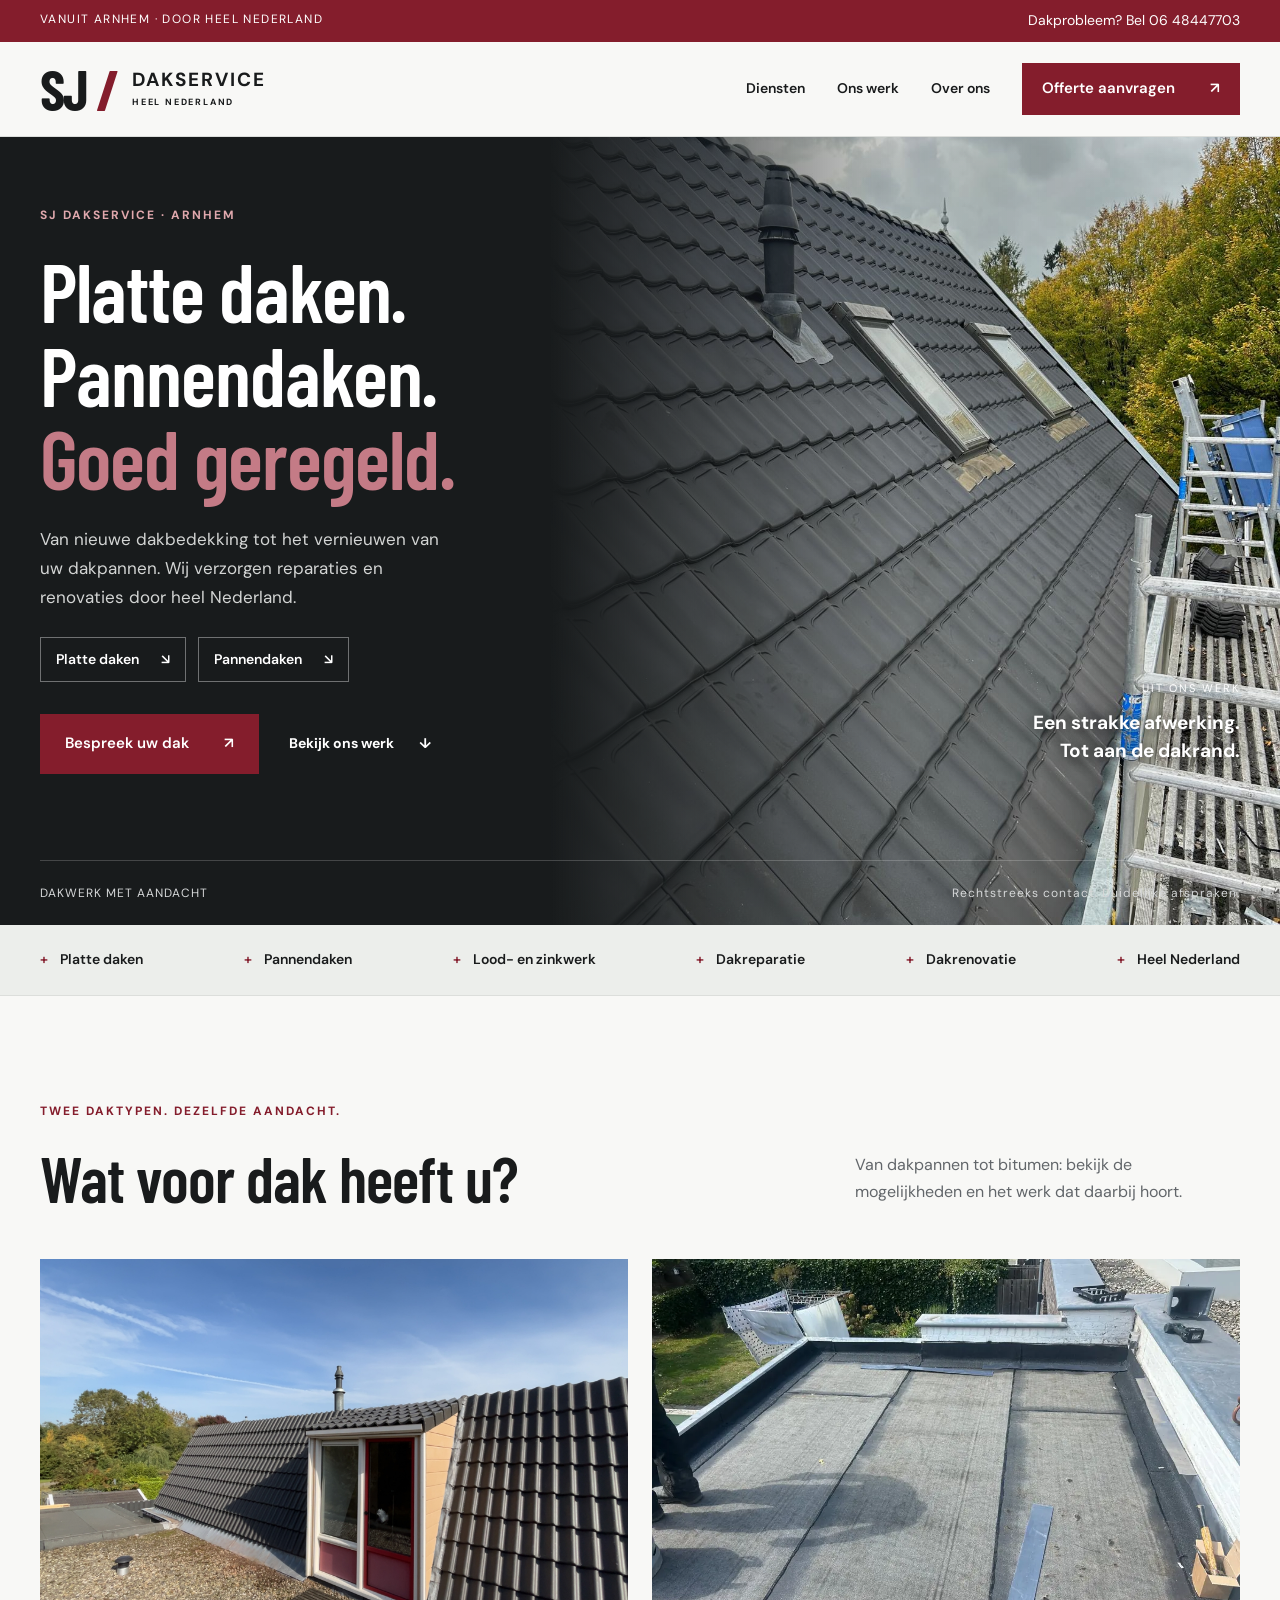
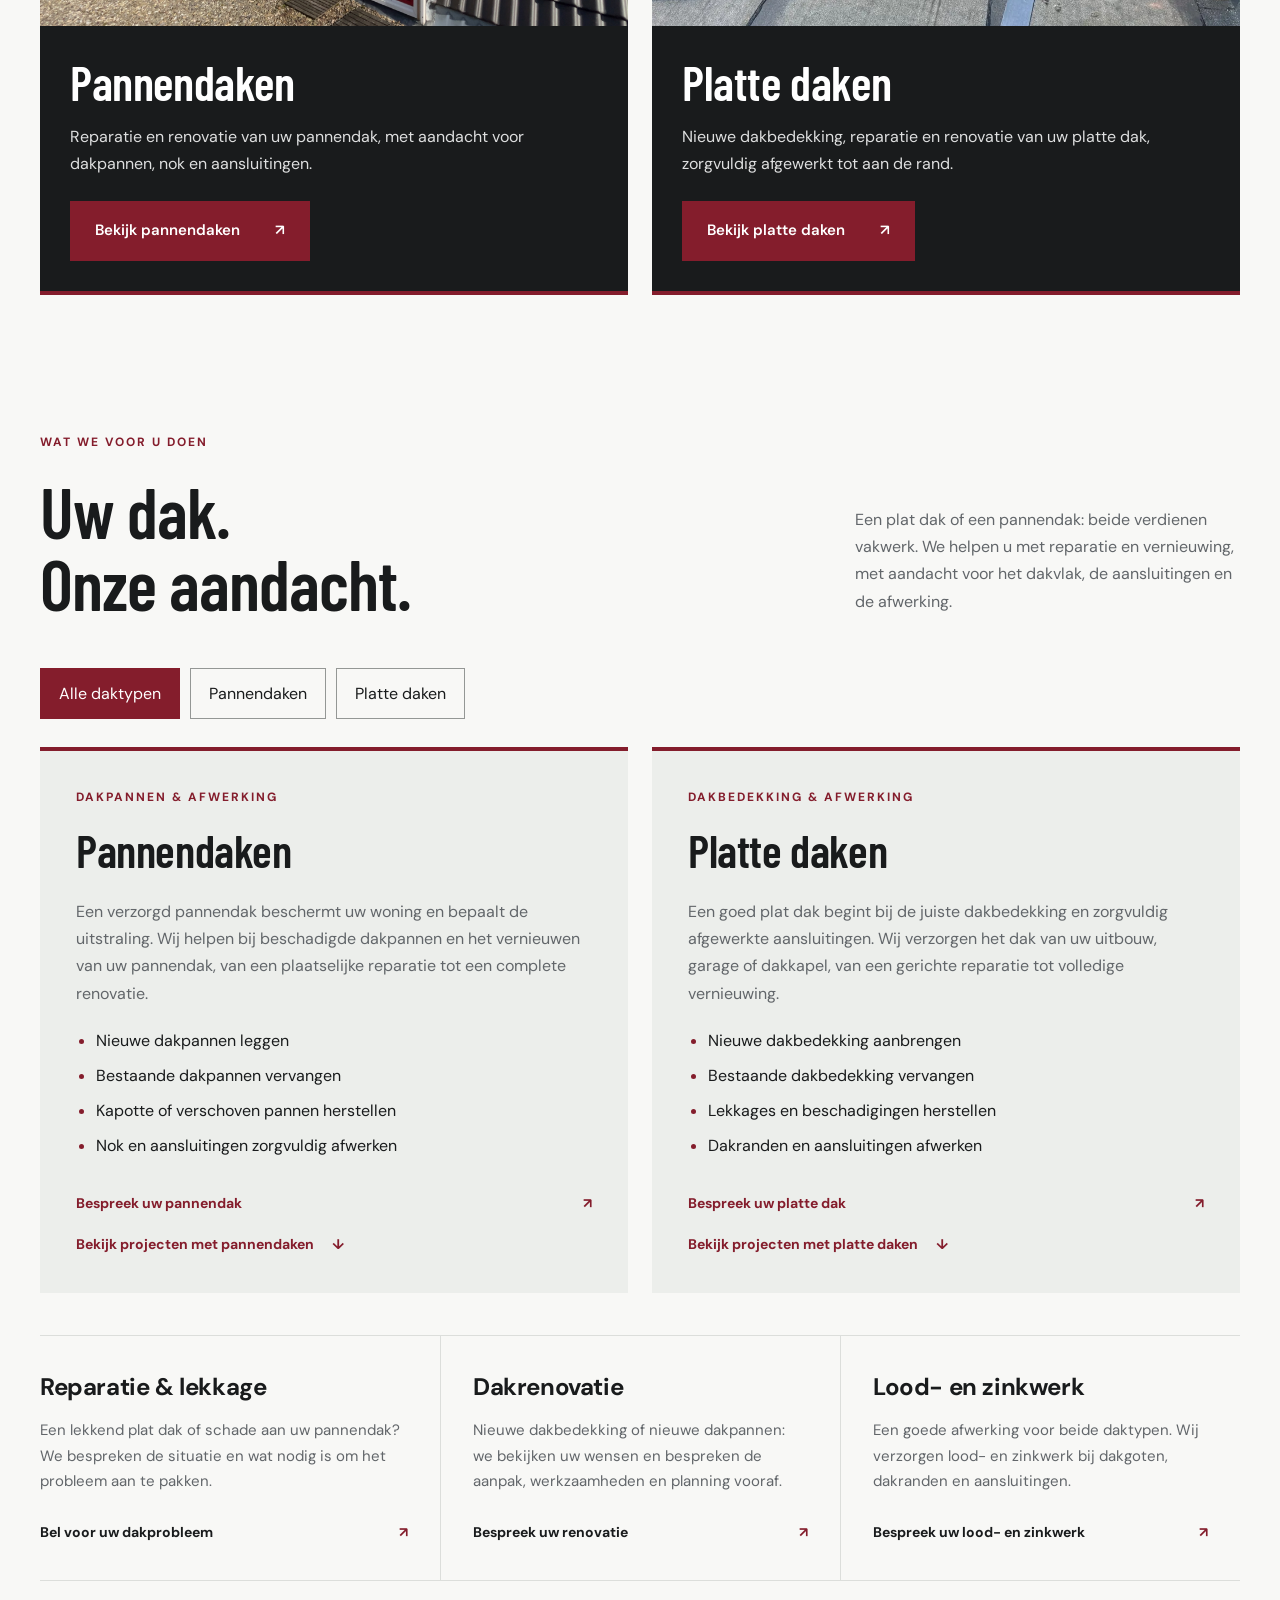
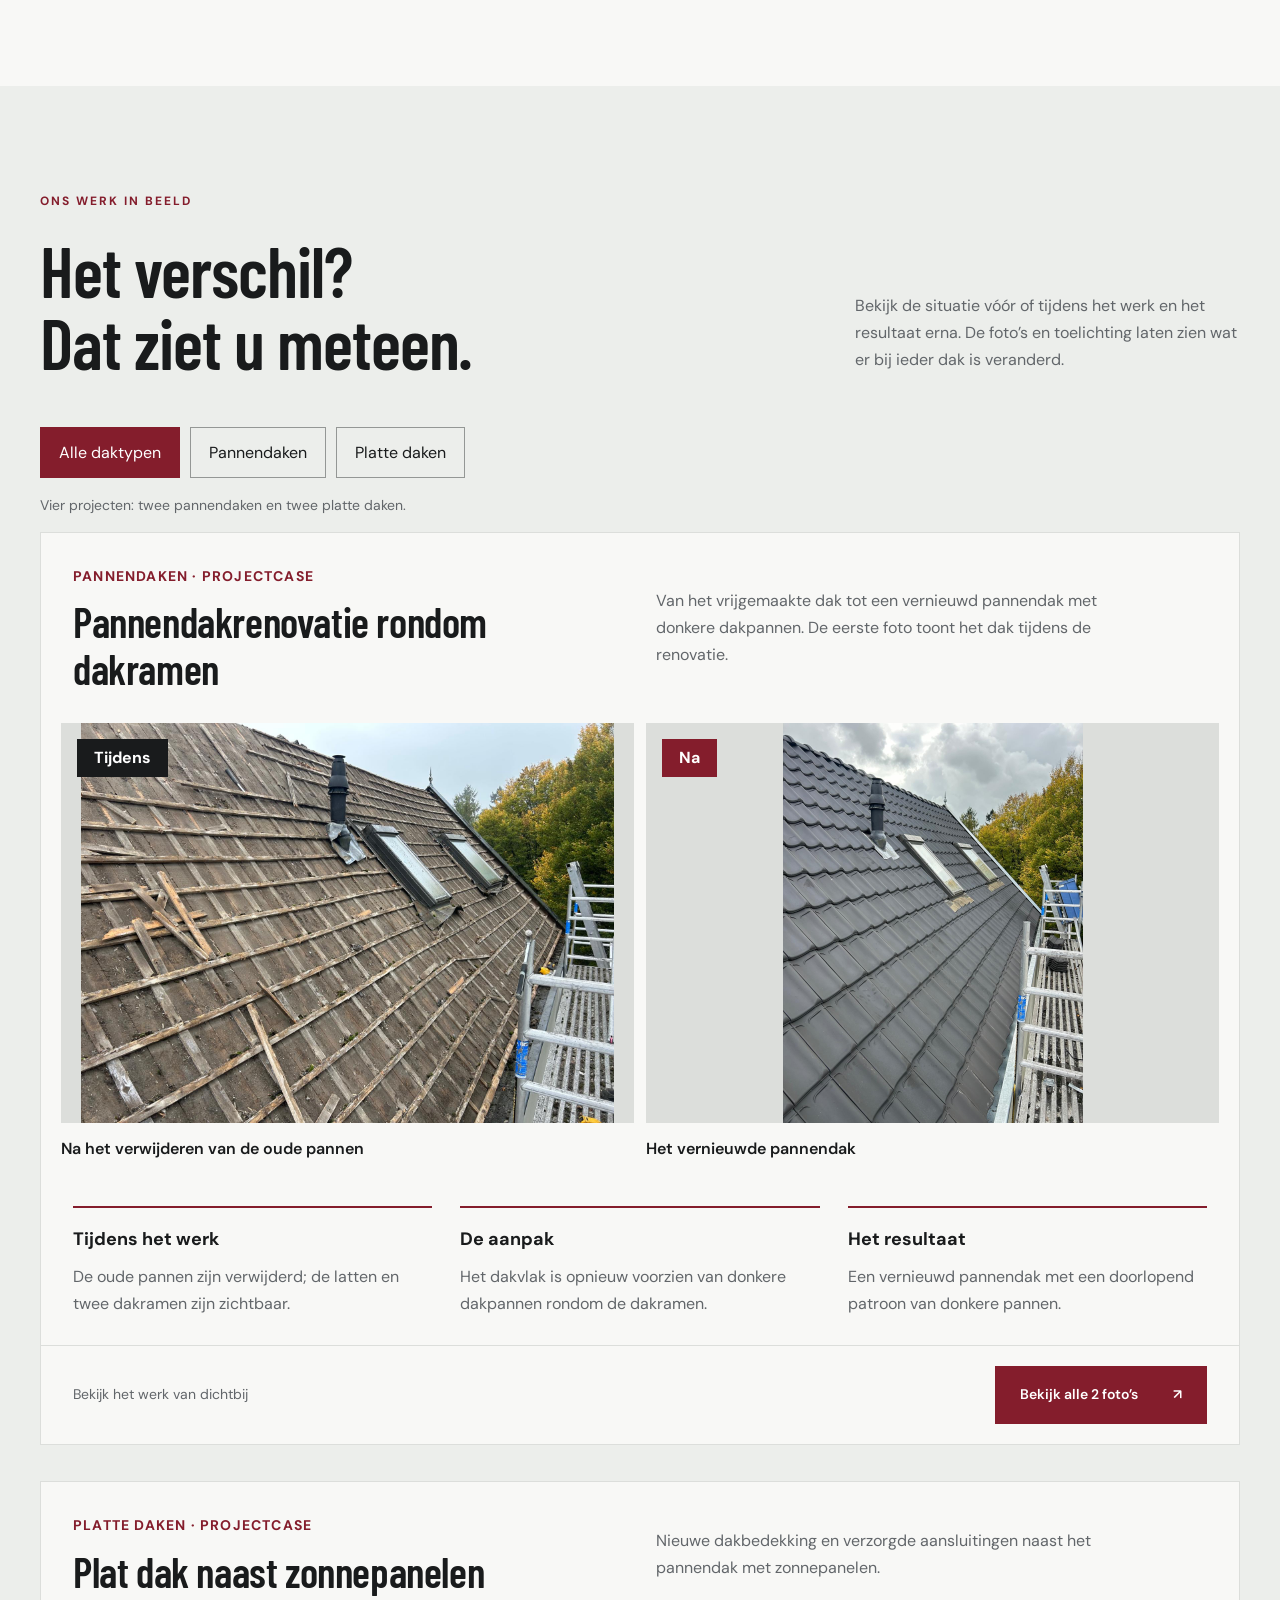
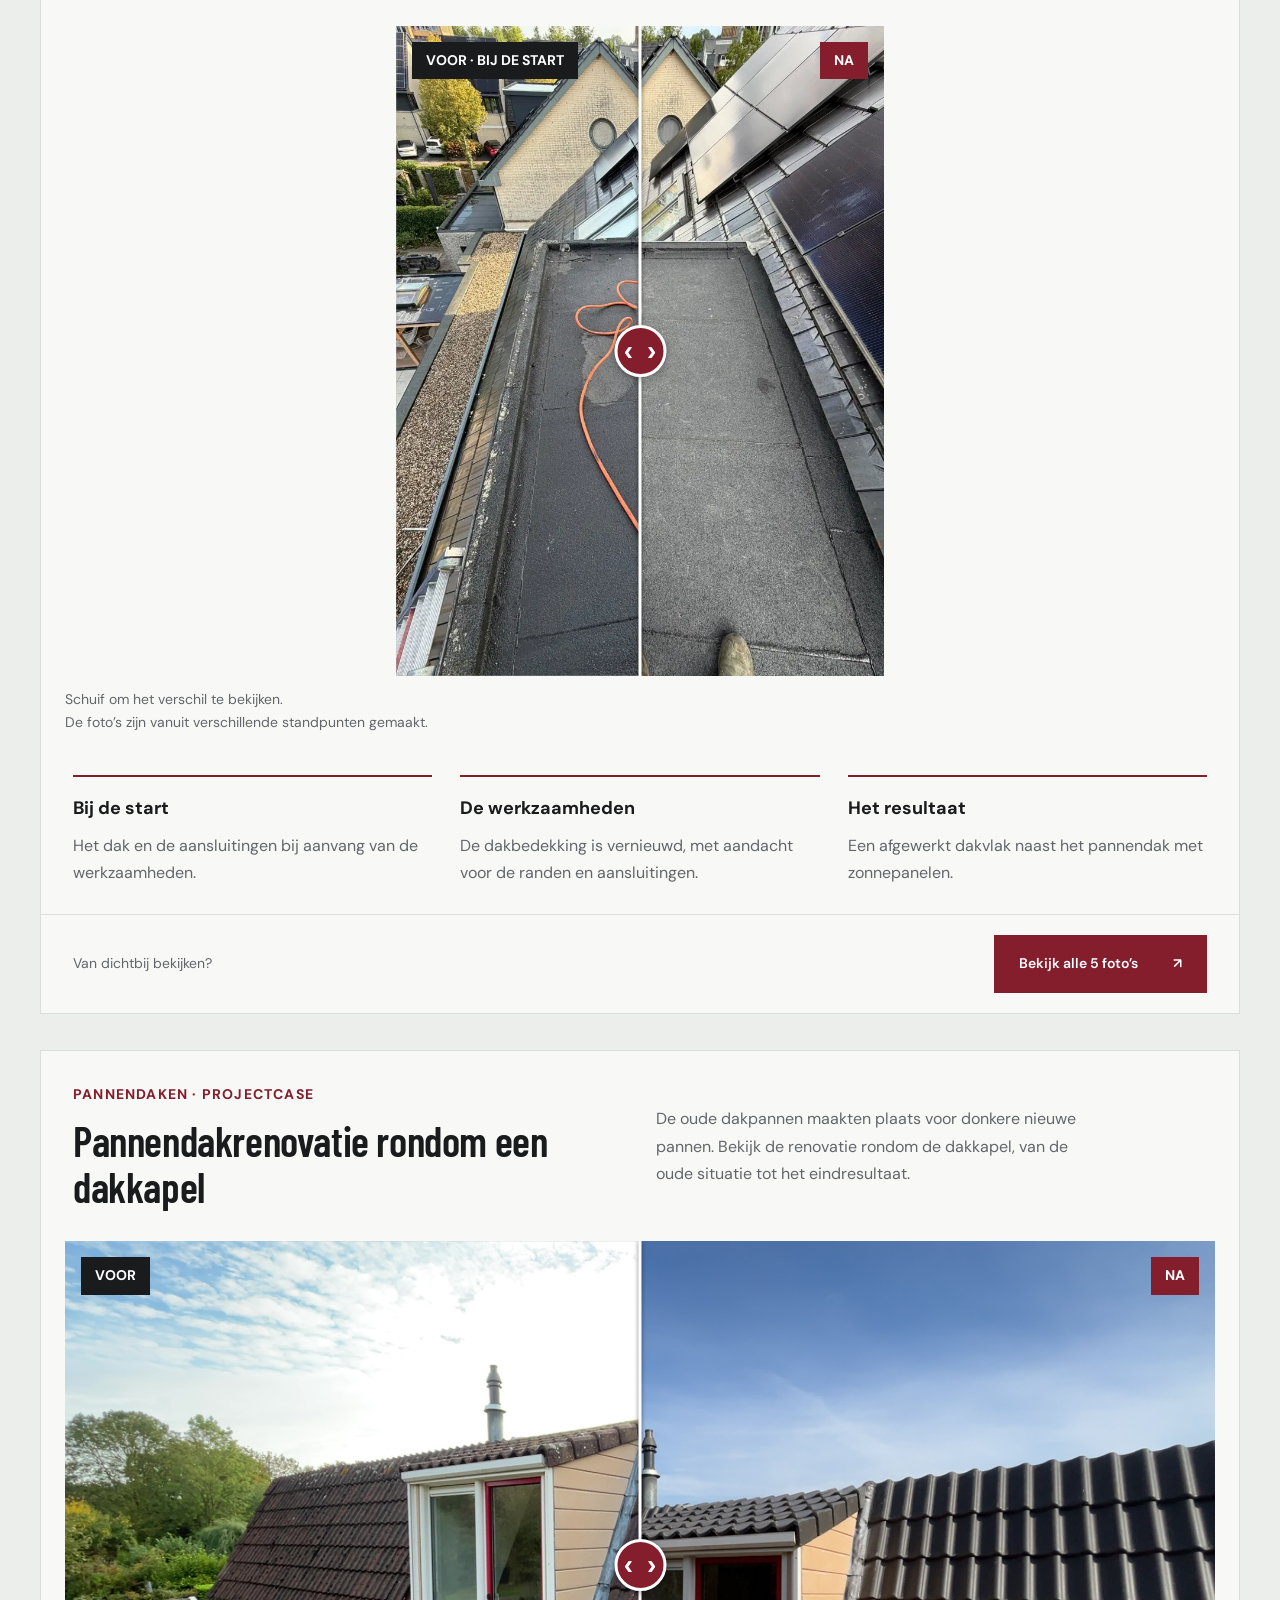
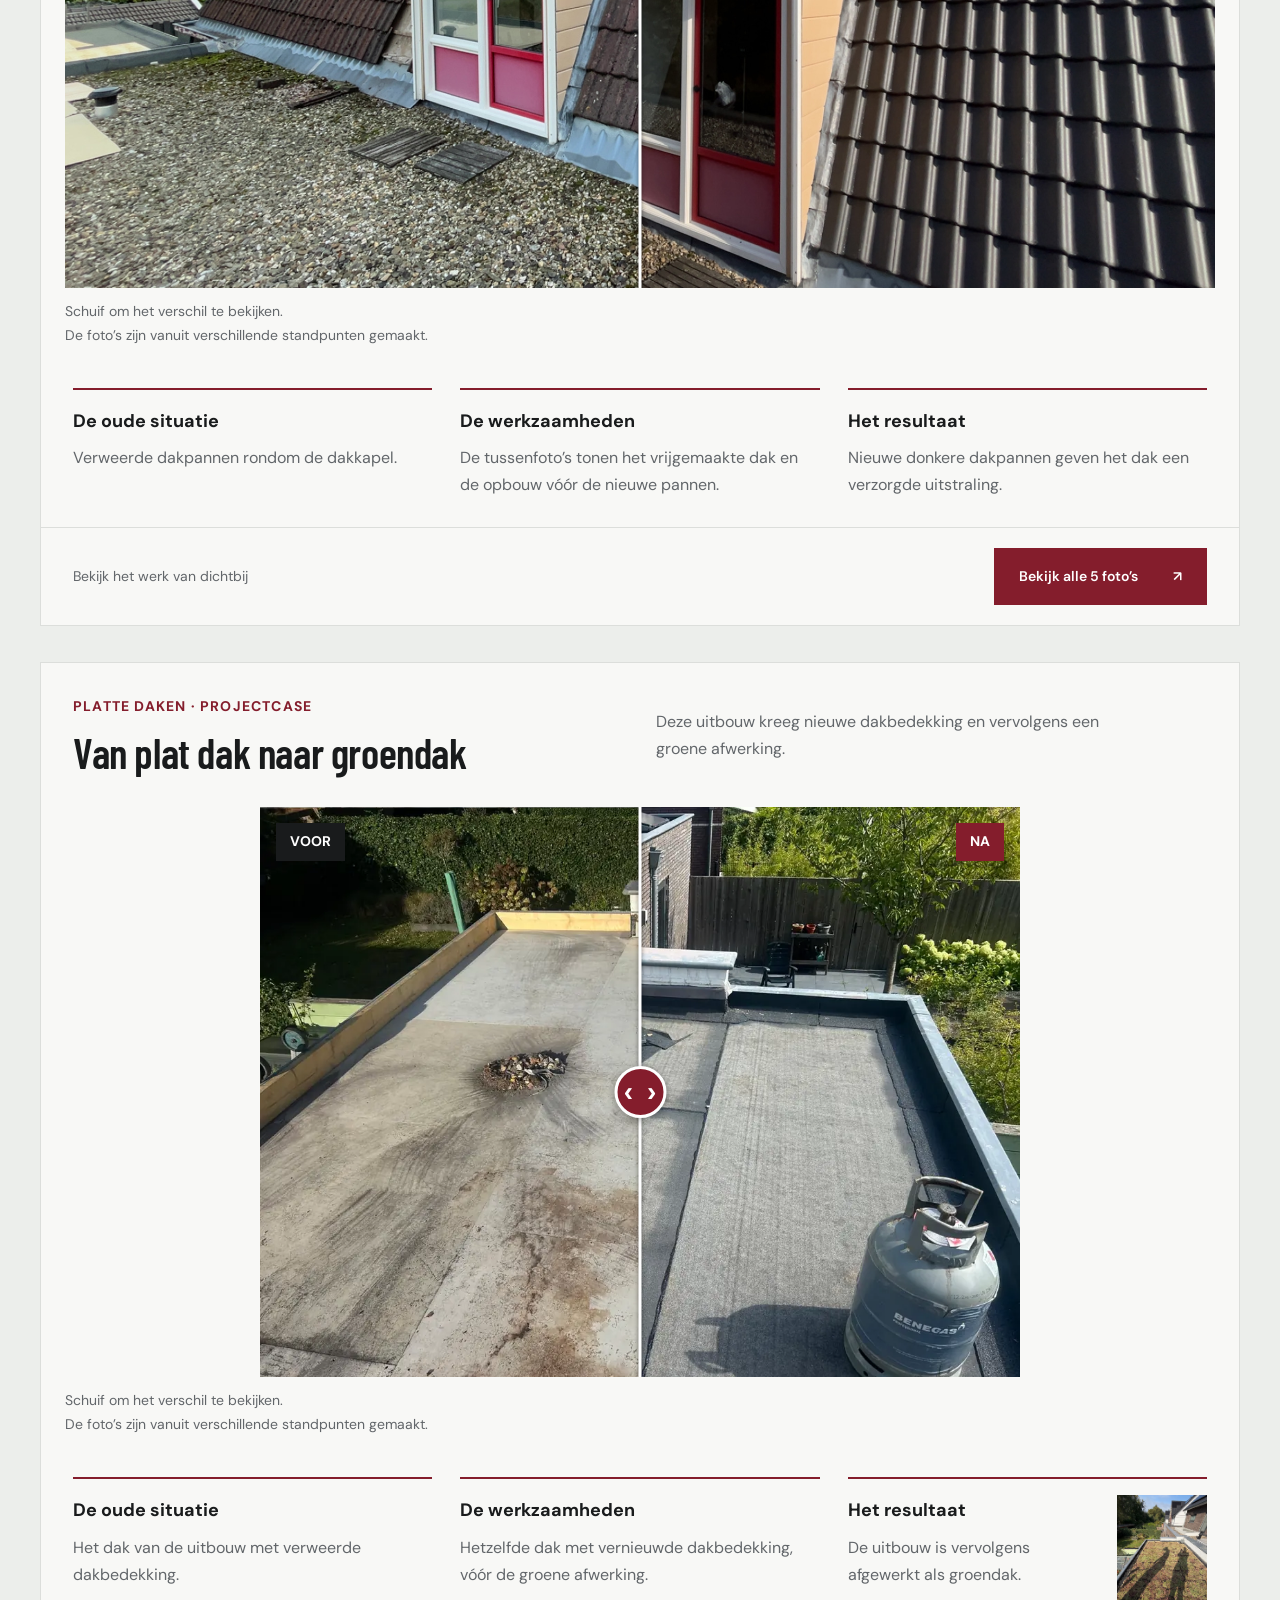
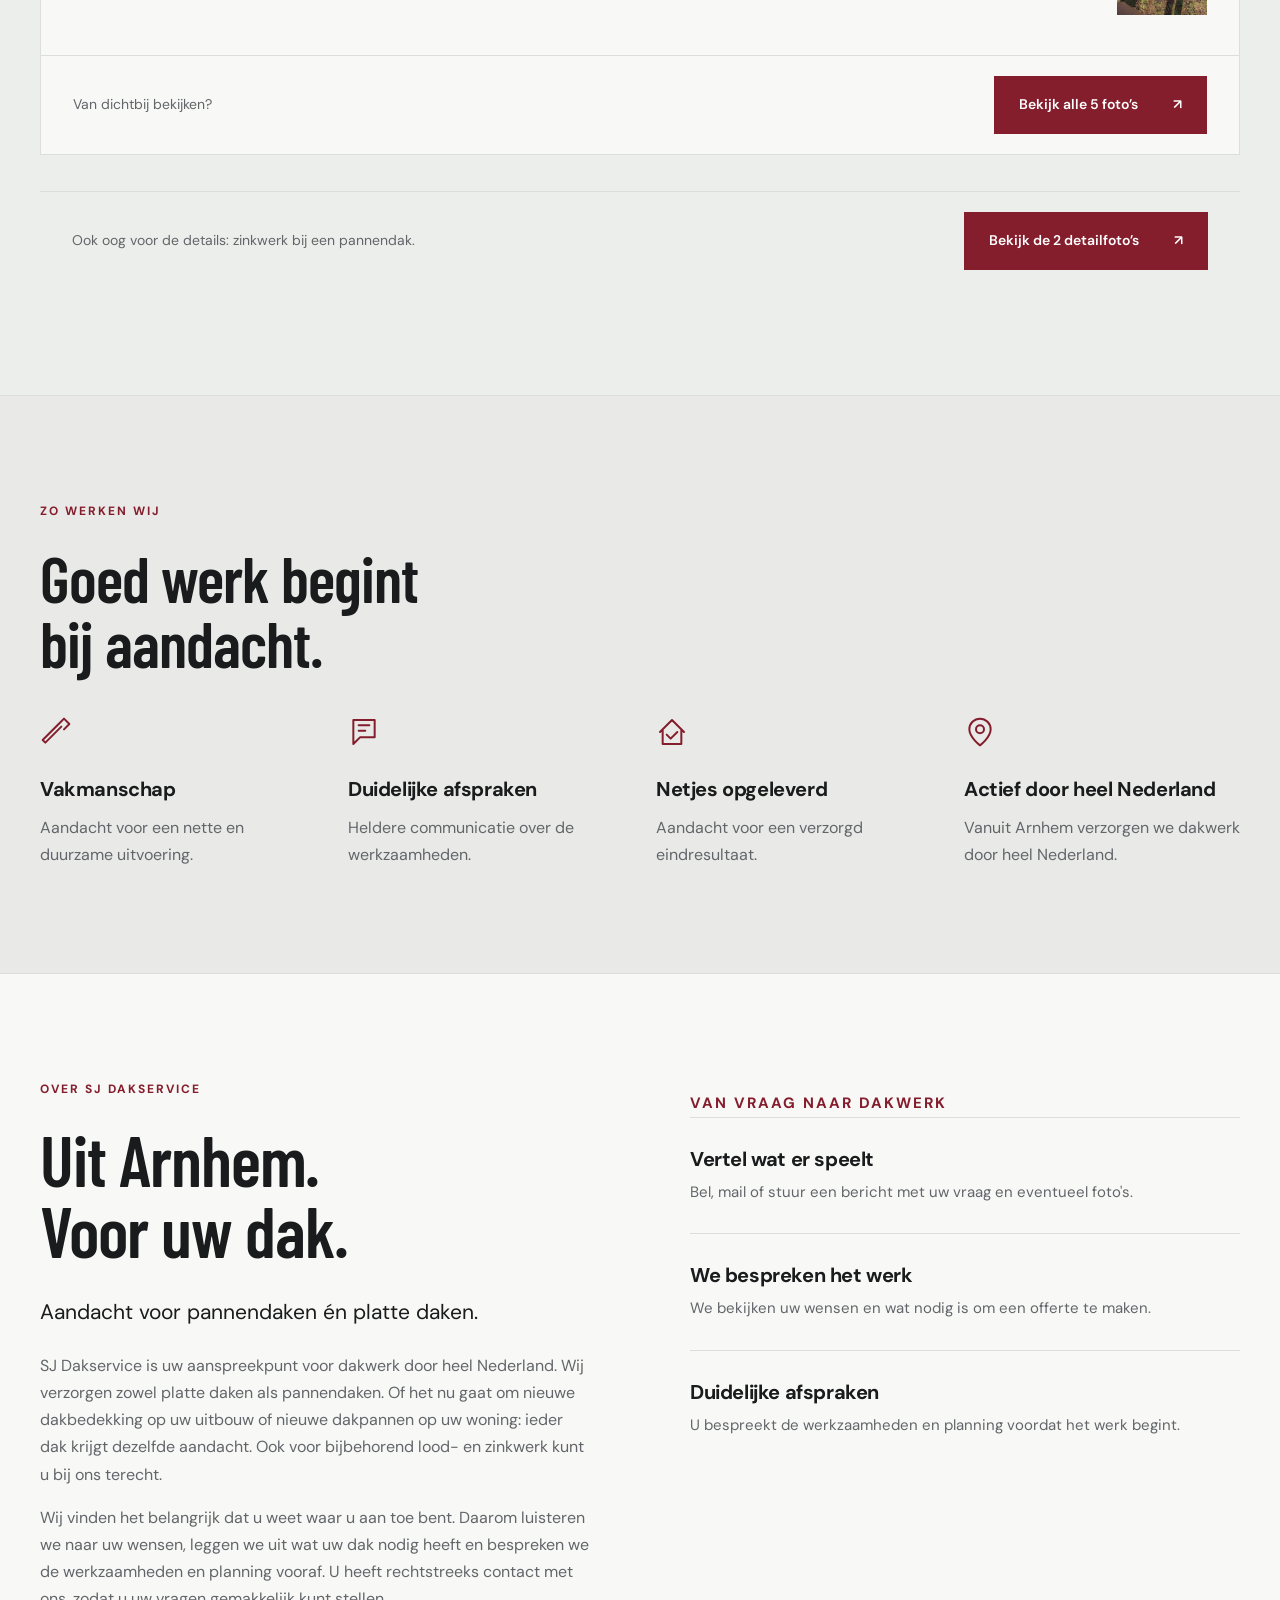
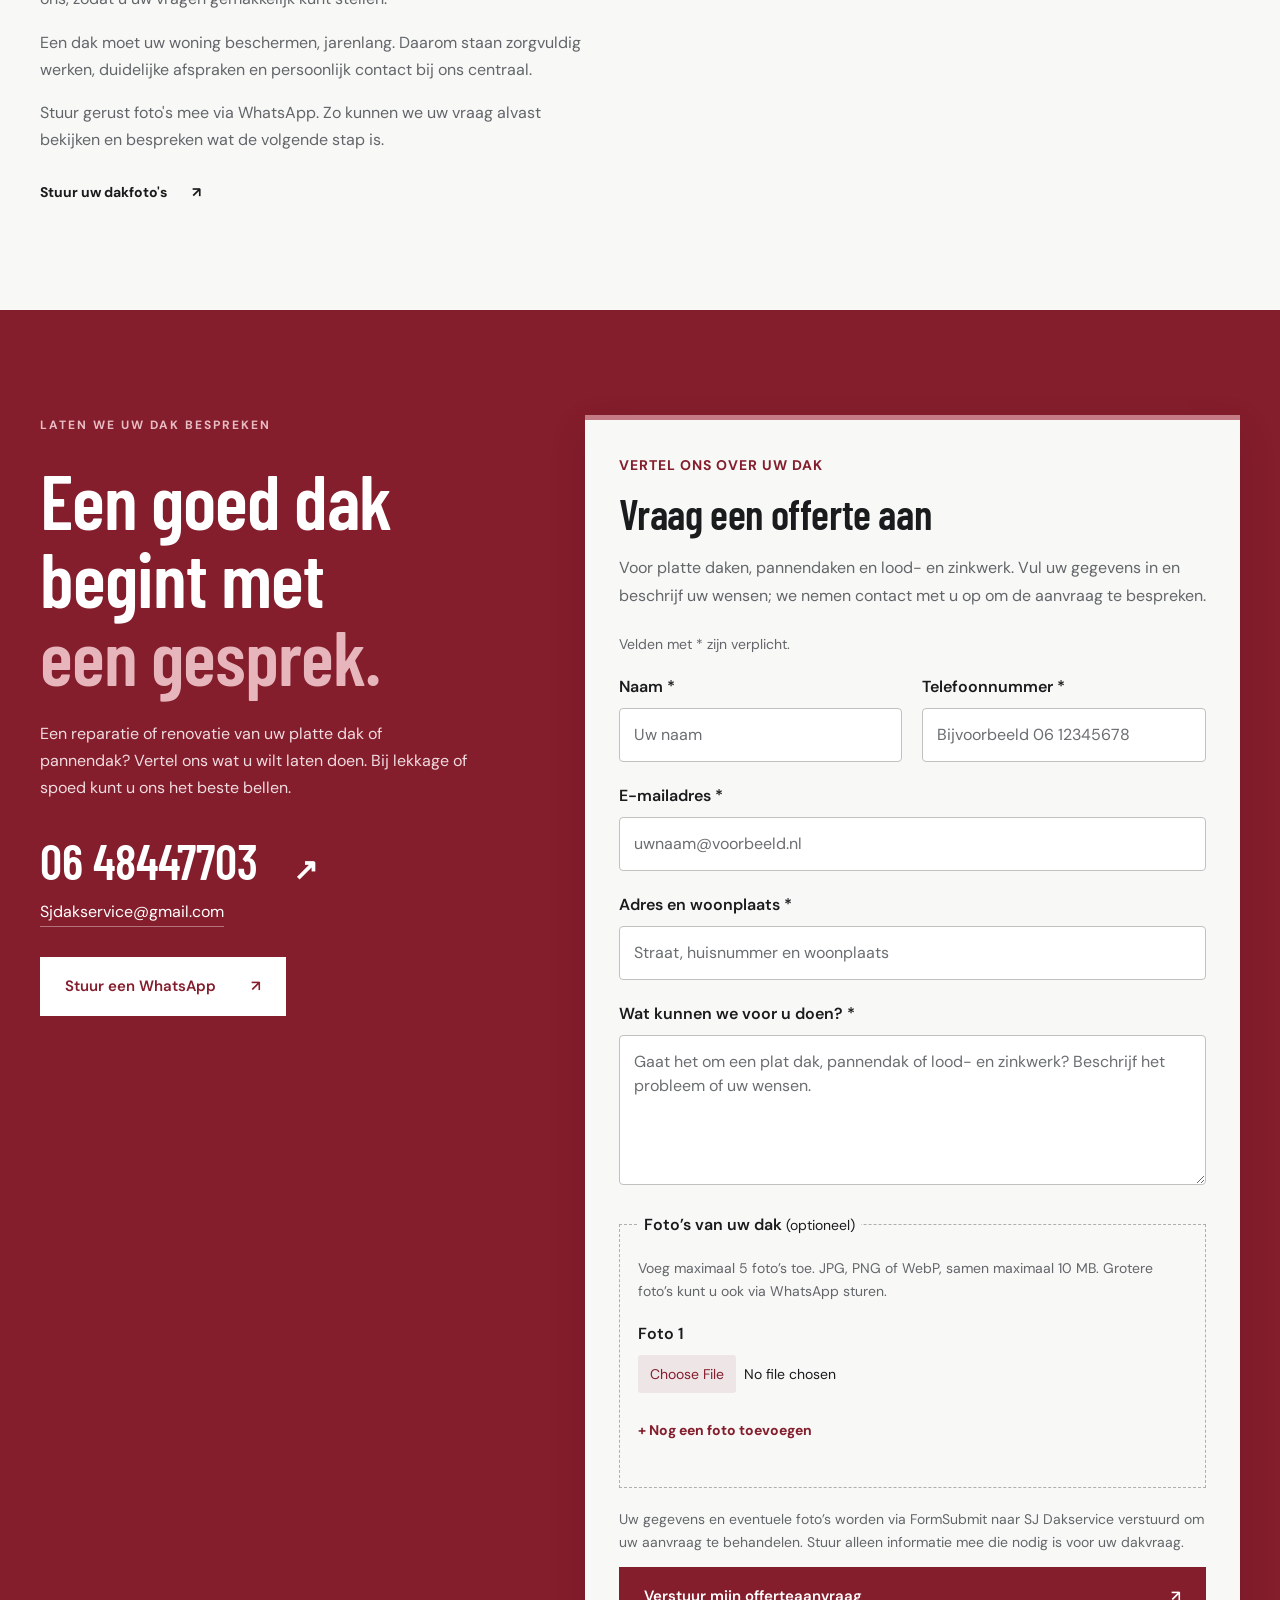
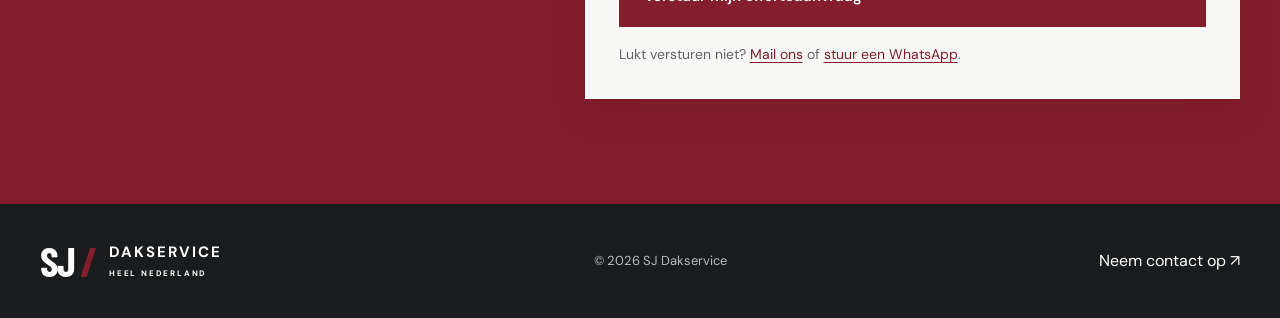
<file: index.html>
<!DOCTYPE html>

<html lang="nl">
<head>
<meta charset="utf-8"/><meta content="width=device-width,initial-scale=1" name="viewport"/>
<title>SJ Dakservice | Platte daken &amp; pannendaken door heel Nederland</title>
<meta content="SJ Dakservice uit Arnhem voor pannendaken, platte daken, dakreparatie, renovatie en lood- en zinkwerk door heel Nederland. Bel 06 48447703." name="description"/>
<meta content="#841d2c" name="theme-color"/>
<link href="styles.css?v=20260905-cases" rel="stylesheet"/>
<script defer="" src="script.js?v=20260905-cases"></script>
</head>
<body>
<a class="skip" href="#inhoud">Naar de inhoud</a>
<div class="topbar"><div class="wrap"><span>VANUIT ARNHEM · DOOR HEEL NEDERLAND</span><a href="tel:+31648447703">Dakprobleem? Bel 06 48447703</a></div></div>
<header><div class="wrap nav"><a aria-label="SJ Dakservice home" class="brand" href="#"><strong>SJ<span> /</span></strong><span>DAKSERVICE<small>HEEL NEDERLAND</small></span></a><button aria-controls="navigation" aria-expanded="false" class="menu-toggle">Menu <span>☰</span></button><nav aria-label="Hoofdnavigatie" id="navigation"><a href="#diensten">Diensten</a><a href="#projecten">Ons werk</a><a href="#over">Over ons</a><a class="button small" href="#offerte">Offerte aanvragen <span>↗</span></a></nav></div></header>
<main id="inhoud">
<section class="hero"><div class="hero-photo"></div><div class="wrap hero-inner"><div class="hero-copy"><p class="eyebrow">SJ DAKSERVICE · ARNHEM</p><h1>Platte daken.<br/>Pannendaken.<br/><em>Goed geregeld.</em></h1><p>Van nieuwe dakbedekking tot het vernieuwen van uw dakpannen. Wij verzorgen reparaties en renovaties door heel Nederland.</p><div class="roof-links"><a data-roof-select="platte-daken" href="#platte-daken">Platte daken <span>↘</span></a><a data-roof-select="pannendaken" href="#pannendaken">Pannendaken <span>↘</span></a></div><div class="actions"><a class="button" href="#offerte">Bespreek uw dak <span>↗</span></a><a class="text-link" href="#projecten">Bekijk ons werk <span>↓</span></a></div></div><div class="photo-label"><span>UIT ONS WERK</span><strong>Een strakke afwerking.<br/>Tot aan de dakrand.</strong></div></div><div class="hero-bottom wrap"><span>DAKWERK MET AANDACHT</span><span>Rechtstreeks contact. Duidelijke afspraken.</span></div></section>
<div class="service-strip"><div class="wrap"><span>Platte daken</span><span>Pannendaken</span><span>Lood- en zinkwerk</span><span>Dakreparatie</span><span>Dakrenovatie</span><span>Heel Nederland</span></div></div>
<section aria-labelledby="roof-choice-title" class="section wrap roof-choice"><div class="section-head"><div><p class="eyebrow">TWEE DAKTYPEN. DEZELFDE AANDACHT.</p><h2 id="roof-choice-title">Wat voor dak heeft u?</h2></div><p>Van dakpannen tot bitumen: bekijk de mogelijkheden en het werk dat daarbij hoort.</p></div><div class="roof-choice-grid"><a class="roof-card" data-roof-select="pannendaken" href="#pannendaken"><img alt="Pannendaken: een uitgevoerd project van SJ Dakservice" height="825" loading="lazy" src="assets/pannen-dakkapel-na.svg" width="1100"/><div class="roof-card-copy"><h3>Pannendaken</h3><p>Reparatie en renovatie van uw pannendak, met aandacht voor dakpannen, nok en aansluitingen.</p><span class="button">Bekijk pannendaken <span aria-hidden="true">↗</span></span></div></a><a class="roof-card" data-roof-select="platte-daken" href="#platte-daken"><img alt="Platte daken: een uitgevoerd project van SJ Dakservice" height="825" loading="lazy" src="assets/plat-dak-na.webp" width="1100"/><div class="roof-card-copy"><h3>Platte daken</h3><p>Nieuwe dakbedekking, reparatie en renovatie van uw platte dak, zorgvuldig afgewerkt tot aan de rand.</p><span class="button">Bekijk platte daken <span aria-hidden="true">↗</span></span></div></a></div></section><section class="section wrap" id="diensten"><div class="section-head"><div><p class="eyebrow">WAT WE VOOR U DOEN</p><h2>Uw dak.<br/>Onze aandacht.</h2></div><p>Een plat dak of een pannendak: beide verdienen vakwerk. We helpen u met reparatie en vernieuwing, met aandacht voor het dakvlak, de aansluitingen en de afwerking.</p></div><div aria-label="Kies uw daktype" class="roof-filter" role="group"><button aria-pressed="true" data-roof-filter="all" type="button">Alle daktypen</button><button aria-pressed="false" data-roof-filter="pannendaken" type="button">Pannendaken</button><button aria-pressed="false" data-roof-filter="platte-daken" type="button">Platte daken</button></div><div class="roof-services"><article data-roof="pannendaken" id="pannendaken"><p class="eyebrow">DAKPANNEN &amp; AFWERKING</p><h3>Pannendaken</h3><p>Een verzorgd pannendak beschermt uw woning en bepaalt de uitstraling. Wij helpen bij beschadigde dakpannen en het vernieuwen van uw pannendak, van een plaatselijke reparatie tot een complete renovatie.</p><ul><li>Nieuwe dakpannen leggen</li><li>Bestaande dakpannen vervangen</li><li>Kapotte of verschoven pannen herstellen</li><li>Nok en aansluitingen zorgvuldig afwerken</li></ul><a class="text-link" href="#offerte">Bespreek uw pannendak <span>↗</span></a><a class="text-link project-jump" data-roof-select="pannendaken" href="#projecten">Bekijk projecten met pannendaken <span aria-hidden="true">↓</span></a></article>
<article data-roof="platte-daken" id="platte-daken"><p class="eyebrow">DAKBEDEKKING &amp; AFWERKING</p><h3>Platte daken</h3><p>Een goed plat dak begint bij de juiste dakbedekking en zorgvuldig afgewerkte aansluitingen. Wij verzorgen het dak van uw uitbouw, garage of dakkapel, van een gerichte reparatie tot volledige vernieuwing.</p><ul><li>Nieuwe dakbedekking aanbrengen</li><li>Bestaande dakbedekking vervangen</li><li>Lekkages en beschadigingen herstellen</li><li>Dakranden en aansluitingen afwerken</li></ul><a class="text-link" href="#offerte">Bespreek uw platte dak <span>↗</span></a><a class="text-link project-jump" data-roof-select="platte-daken" href="#projecten">Bekijk projecten met platte daken <span aria-hidden="true">↓</span></a></article>

</div><div class="services">
<article><h3>Reparatie &amp; lekkage</h3><p>Een lekkend plat dak of schade aan uw pannendak? We bespreken de situatie en wat nodig is om het probleem aan te pakken.</p><a href="tel:+31648447703">Bel voor uw dakprobleem <span>↗</span></a></article>
<article><h3>Dakrenovatie</h3><p>Nieuwe dakbedekking of nieuwe dakpannen: we bekijken uw wensen en bespreken de aanpak, werkzaamheden en planning vooraf.</p><a href="#offerte">Bespreek uw renovatie <span>↗</span></a></article>
<article><h3>Lood- en zinkwerk</h3><p>Een goede afwerking voor beide daktypen. Wij verzorgen lood- en zinkwerk bij dakgoten, dakranden en aansluitingen.</p><a href="#offerte">Bespreek uw lood- en zinkwerk <span>↗</span></a></article>
</div></section>
<section class="projects section" id="projecten"><div class="wrap">
<div class="section-head"><div><p class="eyebrow">ONS WERK IN BEELD</p><h2>Het verschil?<br/>Dat ziet u meteen.</h2></div><p>Bekijk de situatie vóór of tijdens het werk en het resultaat erna. De foto’s en toelichting laten zien wat er bij ieder dak is veranderd.</p></div><div aria-label="Kies uw daktype" class="roof-filter" role="group"><button aria-pressed="true" data-roof-filter="all" type="button">Alle daktypen</button><button aria-pressed="false" data-roof-filter="pannendaken" type="button">Pannendaken</button><button aria-pressed="false" data-roof-filter="platte-daken" type="button">Platte daken</button></div><p aria-live="polite" class="project-status" id="project-status">Vier projecten: twee pannendaken en twee platte daken.</p>
<article aria-labelledby="project-dakramen-title" class="project comparison-project" data-roof="pannendaken"><div class="comparison-heading"><div><p class="eyebrow">PANNENDAKEN · PROJECTCASE</p><h3 id="project-dakramen-title">Pannendakrenovatie rondom dakramen</h3></div><p>Van het vrijgemaakte dak tot een vernieuwd pannendak met donkere dakpannen. De eerste foto toont het dak tijdens de renovatie.</p></div><div class="comparison-pair"><figure><div class="comparison-photo"><img alt="Het pannendak met twee dakramen nadat de oude dakpannen zijn verwijderd" height="1200" loading="lazy" src="assets/pannen-dakramen-werk.svg" width="1600"/><span class="comparison-label">Tijdens</span></div><figcaption>Na het verwijderen van de oude pannen</figcaption></figure><figure><div class="comparison-photo"><img alt="Hetzelfde dak met nieuwe donkere dakpannen rondom twee dakramen" height="1600" loading="lazy" src="assets/pannen-dakramen-na.svg" width="1200"/><span class="comparison-label after-label">Na</span></div><figcaption>Het vernieuwde pannendak</figcaption></figure></div><ol class="case-story"><li><h4>Tijdens het werk</h4><p>De oude pannen zijn verwijderd; de latten en twee dakramen zijn zichtbaar.</p></li><li><h4>De aanpak</h4><p>Het dakvlak is opnieuw voorzien van donkere dakpannen rondom de dakramen.</p></li><li><h4>Het resultaat</h4><p>Een vernieuwd pannendak met een doorlopend patroon van donkere pannen.</p></li></ol><div class="comparison-footer"><span>Bekijk het werk van dichtbij</span><button class="button" data-gallery="dakramen">Bekijk alle 2 foto’s <span aria-hidden="true">↗</span></button></div></article>
<article aria-labelledby="project-smal-title" class="project comparison-project" data-roof="platte-daken">
<div class="comparison-heading"><div><p class="eyebrow">PLATTE DAKEN · PROJECTCASE</p><h3 id="project-smal-title">Plat dak naast zonnepanelen</h3></div><p>Nieuwe dakbedekking en verzorgde aansluitingen naast het pannendak met zonnepanelen.</p></div>
<figure class="case-comparison"><div class="compare-slider" style="--split:50%;--ratio:3 / 4"><img alt="Plat dak naast zonnepanelen: na de werkzaamheden" class="compare-after" loading="lazy" src="assets/smal-dak-resultaat.webp"/><img alt="Plat dak naast zonnepanelen: vóór de werkzaamheden" class="compare-before" loading="lazy" src="assets/smal-dak-werk.webp"/><span class="compare-label before">VOOR · BIJ DE START</span><span class="compare-label after">NA</span><div aria-hidden="true" class="compare-divider"><span>‹ ›</span></div><input aria-describedby="compare-help-smal" aria-label="Vergelijk voor en na: Plat dak naast zonnepanelen" class="compare-range" max="100" min="0" type="range" value="50"/></div><figcaption id="compare-help-smal">Schuif om het verschil te bekijken. <span>De foto’s zijn vanuit verschillende standpunten gemaakt.</span></figcaption></figure>
<ol class="case-story"><li><h4>Bij de start</h4><p>Het dak en de aansluitingen bij aanvang van de werkzaamheden.</p></li><li><h4>De werkzaamheden</h4><p>De dakbedekking is vernieuwd, met aandacht voor de randen en aansluitingen.</p></li><li><h4>Het resultaat</h4><p>Een afgewerkt dakvlak naast het pannendak met zonnepanelen.</p></li></ol><div class="comparison-footer"><span>Van dichtbij bekijken?</span><button class="button" data-gallery="smal">Bekijk alle 5 foto’s <span aria-hidden="true">↗</span></button></div>
</article>
<article aria-labelledby="project-dakkapel-title" class="project comparison-project" data-roof="pannendaken"><div class="comparison-heading"><div><p class="eyebrow">PANNENDAKEN · PROJECTCASE</p><h3 id="project-dakkapel-title">Pannendakrenovatie rondom een dakkapel</h3></div><p>De oude dakpannen maakten plaats voor donkere nieuwe pannen. Bekijk de renovatie rondom de dakkapel, van de oude situatie tot het eindresultaat.</p></div><figure class="case-comparison"><div class="compare-slider" style="--split:50%;--ratio:16 / 9"><img alt="Pannendakrenovatie rondom een dakkapel: na de werkzaamheden" class="compare-after" loading="lazy" src="assets/pannen-dakkapel-na.svg"/><img alt="Pannendakrenovatie rondom een dakkapel: vóór de werkzaamheden" class="compare-before" loading="lazy" src="assets/pannen-dakkapel-voor.svg"/><span class="compare-label before">VOOR</span><span class="compare-label after">NA</span><div aria-hidden="true" class="compare-divider"><span>‹ ›</span></div><input aria-describedby="compare-help-dakkapel" aria-label="Vergelijk voor en na: Pannendakrenovatie rondom een dakkapel" class="compare-range" max="100" min="0" type="range" value="50"/></div><figcaption id="compare-help-dakkapel">Schuif om het verschil te bekijken. <span>De foto’s zijn vanuit verschillende standpunten gemaakt.</span></figcaption></figure><ol class="case-story"><li><h4>De oude situatie</h4><p>Verweerde dakpannen rondom de dakkapel.</p></li><li><h4>De werkzaamheden</h4><p>De tussenfoto’s tonen het vrijgemaakte dak en de opbouw vóór de nieuwe pannen.</p></li><li><h4>Het resultaat</h4><p>Nieuwe donkere dakpannen geven het dak een verzorgde uitstraling.</p></li></ol><div class="comparison-footer"><span>Bekijk het werk van dichtbij</span><button class="button" data-gallery="dakkapel">Bekijk alle 5 foto’s <span aria-hidden="true">↗</span></button></div></article>
<article aria-labelledby="project-plat-title" class="project comparison-project" data-roof="platte-daken">
<div class="comparison-heading"><div><p class="eyebrow">PLATTE DAKEN · PROJECTCASE</p><h3 id="project-plat-title">Van plat dak naar groendak</h3></div><p>Deze uitbouw kreeg nieuwe dakbedekking en vervolgens een groene afwerking.</p></div>
<figure class="case-comparison"><div class="compare-slider" style="--split:50%;--ratio:4 / 3"><img alt="Van plat dak naar groendak: na de werkzaamheden" class="compare-after" loading="lazy" src="assets/plat-dak-na-overzicht.webp"/><img alt="Van plat dak naar groendak: vóór de werkzaamheden" class="compare-before" loading="lazy" src="assets/plat-dak-voor-overzicht.webp"/><span class="compare-label before">VOOR</span><span class="compare-label after">NA</span><div aria-hidden="true" class="compare-divider"><span>‹ ›</span></div><input aria-describedby="compare-help-plat" aria-label="Vergelijk voor en na: Van plat dak naar groendak" class="compare-range" max="100" min="0" type="range" value="50"/></div><figcaption id="compare-help-plat">Schuif om het verschil te bekijken. <span>De foto’s zijn vanuit verschillende standpunten gemaakt.</span></figcaption></figure>
<ol class="case-story"><li><h4>De oude situatie</h4><p>Het dak van de uitbouw met verweerde dakbedekking.</p></li><li><h4>De werkzaamheden</h4><p>Hetzelfde dak met vernieuwde dakbedekking, vóór de groene afwerking.</p></li><li><img alt="Hetzelfde dak afgewerkt als groendak" class="case-result" height="1100" loading="lazy" src="assets/groendak.webp" width="825"/><h4>Het resultaat</h4><p>De uitbouw is vervolgens afgewerkt als groendak.</p></li></ol><div class="comparison-footer"><span>Van dichtbij bekijken?</span><button class="button" data-gallery="plat">Bekijk alle 5 foto’s <span aria-hidden="true">↗</span></button></div>
</article>
<div class="comparison-footer" data-roof="pannendaken"><span>Ook oog voor de details: zinkwerk bij een pannendak.</span><button class="button" data-gallery="zink">Bekijk de 2 detailfoto’s <span aria-hidden="true">↗</span></button></div></div></section>
<section aria-labelledby="trust-title" class="trust section"><div class="wrap"><p class="eyebrow">ZO WERKEN WIJ</p><h2 id="trust-title">Goed werk begint<br/>bij aandacht.</h2><div class="trust-grid"><article><svg aria-hidden="true" fill="none" stroke="currentColor" stroke-linecap="round" stroke-linejoin="round" stroke-width="1.5" viewbox="0 0 24 24"><path d="m14 6 4-4 4 4-4 4M16 8 4 20l-2-2L14 6"></path></svg><h3>Vakmanschap</h3><p>Aandacht voor een nette en duurzame uitvoering.</p></article><article><svg aria-hidden="true" fill="none" stroke="currentColor" stroke-linecap="round" stroke-linejoin="round" stroke-width="1.5" viewbox="0 0 24 24"><path d="M4 3h16v13H9l-5 5V3Z M8 7h8M8 11h5"></path></svg><h3>Duidelijke afspraken</h3><p>Heldere communicatie over de werkzaamheden.</p></article><article><svg aria-hidden="true" fill="none" stroke="currentColor" stroke-linecap="round" stroke-linejoin="round" stroke-width="1.5" viewbox="0 0 24 24"><path d="m3 12 9-9 9 9M5 10v11h14V10m-11 4 3 3 5-5"></path></svg><h3>Netjes opgeleverd</h3><p>Aandacht voor een verzorgd eindresultaat.</p></article><article><svg aria-hidden="true" fill="none" stroke="currentColor" stroke-linecap="round" stroke-linejoin="round" stroke-width="1.5" viewbox="0 0 24 24"><path d="M20 10c0 6-8 12-8 12S4 16 4 10a8 8 0 1 1 16 0Z"></path><circle cx="12" cy="10" r="3"></circle></svg><h3>Actief door heel Nederland</h3><p>Vanuit Arnhem verzorgen we dakwerk door heel Nederland.</p></article></div></div></section><section class="section wrap about" id="over"><div><p class="eyebrow">OVER SJ DAKSERVICE</p><h2>Uit Arnhem.<br/>Voor uw dak.</h2><p class="lead">Aandacht voor pannendaken én platte daken.</p><p>SJ Dakservice is uw aanspreekpunt voor dakwerk door heel Nederland. Wij verzorgen zowel platte daken als pannendaken. Of het nu gaat om nieuwe dakbedekking op uw uitbouw of nieuwe dakpannen op uw woning: ieder dak krijgt dezelfde aandacht. Ook voor bijbehorend lood- en zinkwerk kunt u bij ons terecht.</p><p>Wij vinden het belangrijk dat u weet waar u aan toe bent. Daarom luisteren we naar uw wensen, leggen we uit wat uw dak nodig heeft en bespreken we de werkzaamheden en planning vooraf. U heeft rechtstreeks contact met ons, zodat u uw vragen gemakkelijk kunt stellen.</p><p>Een dak moet uw woning beschermen, jarenlang. Daarom staan zorgvuldig werken, duidelijke afspraken en persoonlijk contact bij ons centraal.</p><p>Stuur gerust foto's mee via WhatsApp. Zo kunnen we uw vraag alvast bekijken en bespreken wat de volgende stap is.</p><a class="text-link" href="https://wa.me/31648447703" rel="noopener noreferrer" target="_blank">Stuur uw dakfoto's <span>↗</span></a></div><div class="steps"><p class="eyebrow">VAN VRAAG NAAR DAKWERK</p><article><div><h3>Vertel wat er speelt</h3><p>Bel, mail of stuur een bericht met uw vraag en eventueel foto's.</p></div></article><article><div><h3>We bespreken het werk</h3><p>We bekijken uw wensen en wat nodig is om een offerte te maken.</p></div></article><article><div><h3>Duidelijke afspraken</h3><p>U bespreekt de werkzaamheden en planning voordat het werk begint.</p></div></article></div></section>
<section class="contact section" id="contact"><div class="wrap contact-grid"><div><p class="eyebrow">LATEN WE UW DAK BESPREKEN</p><h2>Een goed dak<br/>begint met<br/><em>een gesprek.</em></h2><p>Een reparatie of renovatie van uw platte dak of pannendak? Vertel ons wat u wilt laten doen. Bij lekkage of spoed kunt u ons het beste bellen.</p><a class="phone" href="tel:+31648447703">06 48447703 <span>↗</span></a><a class="email" href="mailto:Sjdakservice@gmail.com">Sjdakservice@gmail.com</a><div class="contact-actions"><a class="button light" href="https://wa.me/31648447703?text=Hallo%20SJ%20Dakservice%2C%20ik%20heb%20een%20vraag%20over%20mijn%20dak." rel="noopener noreferrer" target="_blank">Stuur een WhatsApp <span>↗</span></a></div></div><div class="quote-card" id="offerte">
<p class="eyebrow">VERTEL ONS OVER UW DAK</p>
<h3>Vraag een offerte aan</h3>
<p class="quote-intro">Voor platte daken, pannendaken en lood- en zinkwerk. Vul uw gegevens in en beschrijf uw wensen; we nemen contact met u op om de aanvraag te bespreken.</p>
<form id="quote-form" action="https://formsubmit.co/Sjdakservice@gmail.com" method="POST" enctype="multipart/form-data">
<input type="hidden" name="_subject" value="Nieuwe offerteaanvraag via SJ Dakservice">
<input type="hidden" name="_template" value="table">
<input type="hidden" name="_next" value="https://kdsbtdjr7d-bot.github.io/SJ-dakservice/bedankt.html">
<input type="text" name="_honey" class="form-trap" tabindex="-1" autocomplete="off" aria-hidden="true">
<p class="required-note">Velden met * zijn verplicht.</p>
<div class="quote-fields">
<div class="quote-field"><label for="quote-name">Naam *</label><input id="quote-name" name="Naam" autocomplete="name" maxlength="120" required placeholder="Uw naam"></div>
<div class="quote-field"><label for="quote-phone">Telefoonnummer *</label><input id="quote-phone" name="Telefoonnummer" type="tel" autocomplete="tel" maxlength="40" required placeholder="Bijvoorbeeld 06 12345678"></div>
<div class="quote-field quote-wide"><label for="quote-email">E-mailadres *</label><input id="quote-email" name="email" type="email" autocomplete="email" maxlength="254" required placeholder="uwnaam@voorbeeld.nl"></div>
<div class="quote-field quote-wide"><label for="quote-address">Adres en woonplaats *</label><input id="quote-address" name="Adres en woonplaats" autocomplete="street-address" maxlength="250" required placeholder="Straat, huisnummer en woonplaats"></div>
<div class="quote-field quote-wide"><label for="quote-message">Wat kunnen we voor u doen? *</label><textarea id="quote-message" name="Omschrijving" rows="5" maxlength="5000" required placeholder="Gaat het om een plat dak, pannendak of lood- en zinkwerk? Beschrijf het probleem of uw wensen."></textarea></div>
</div>
<fieldset class="quote-uploads"><legend>Foto’s van uw dak <span>(optioneel)</span></legend>
<p id="upload-help">Voeg maximaal 5 foto’s toe. JPG, PNG of WebP, samen maximaal 10 MB. Grotere foto’s kunt u ook via WhatsApp sturen.</p>
<div class="photo-field"><label for="quote-photo-1">Foto 1</label><input type="file" id="quote-photo-1" name="attachment" accept="image/jpeg,image/png,image/webp" aria-describedby="upload-help upload-error"></div>
<div class="photo-field"><label for="quote-photo-2">Foto 2</label><input type="file" id="quote-photo-2" name="attachment2" accept="image/jpeg,image/png,image/webp" aria-describedby="upload-help upload-error"></div>
<div class="photo-field"><label for="quote-photo-3">Foto 3</label><input type="file" id="quote-photo-3" name="attachment3" accept="image/jpeg,image/png,image/webp" aria-describedby="upload-help upload-error"></div>
<div class="photo-field"><label for="quote-photo-4">Foto 4</label><input type="file" id="quote-photo-4" name="attachment4" accept="image/jpeg,image/png,image/webp" aria-describedby="upload-help upload-error"></div>
<div class="photo-field"><label for="quote-photo-5">Foto 5</label><input type="file" id="quote-photo-5" name="attachment5" accept="image/jpeg,image/png,image/webp" aria-describedby="upload-help upload-error"></div>
<button type="button" id="add-photo" class="text-link" hidden>+ Nog een foto toevoegen</button>
<p id="upload-error" role="alert"></p>
</fieldset>
<p class="quote-privacy">Uw gegevens en eventuele foto’s worden via FormSubmit naar SJ Dakservice verstuurd om uw aanvraag te behandelen. Stuur alleen informatie mee die nodig is voor uw dakvraag.</p>
<button class="button quote-submit" type="submit">Verstuur mijn offerteaanvraag <span aria-hidden="true">↗</span></button>
<p class="quote-help">Lukt versturen niet? <a href="mailto:Sjdakservice@gmail.com">Mail ons</a> of <a href="https://wa.me/31648447703" target="_blank" rel="noopener noreferrer">stuur een WhatsApp</a>.</p>
</form></div></div></section>
</main><footer><div class="wrap"><a class="brand" href="#"><strong>SJ<span> /</span></strong><span>DAKSERVICE<small>HEEL NEDERLAND</small></span></a><p>© <span id="year">2026</span> SJ Dakservice</p><a href="mailto:Sjdakservice@gmail.com">Neem contact op ↗</a></div></footer>
<div class="mobile-contact"><a href="tel:+31648447703">Bel direct</a><a href="https://wa.me/31648447703" rel="noopener noreferrer" target="_blank">WhatsApp ↗</a></div>
<dialog aria-labelledby="gallery-title" id="gallery"><div class="gallery-top"><h2 id="gallery-title">Projectfoto's</h2><button aria-label="Sluit fotogalerij" id="close-gallery">Sluiten ×</button></div><div class="gallery-stage"><button aria-label="Vorige foto" id="prev-photo">←</button><img alt="" id="gallery-photo"/><button aria-label="Volgende foto" id="next-photo">→</button></div><p aria-live="polite" id="gallery-caption"></p></dialog>
</body></html>
</file>
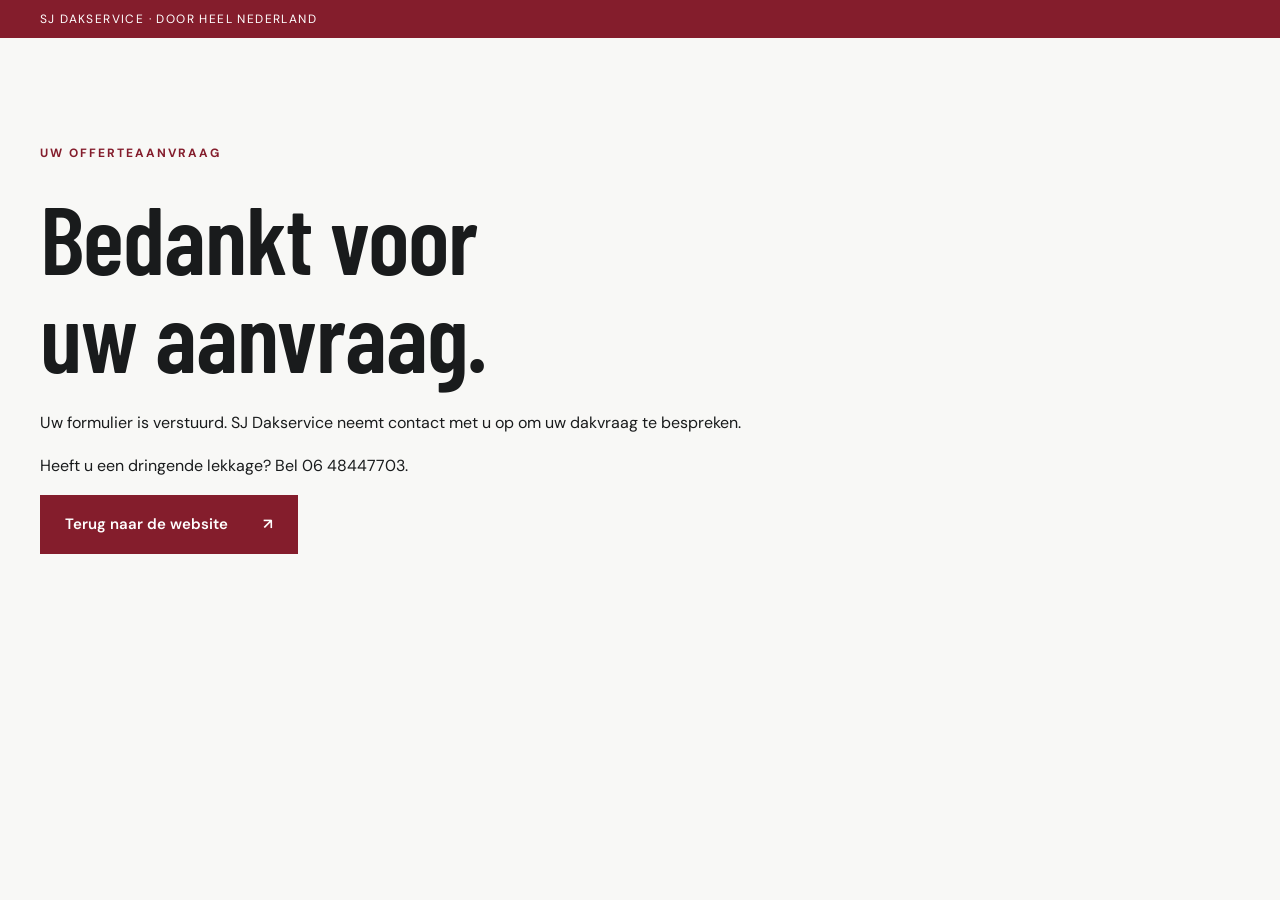
<file: bedankt.html>
<!doctype html><html lang="nl"><head><meta charset="utf-8"><meta name="viewport" content="width=device-width,initial-scale=1"><meta name="robots" content="noindex"><title>Bedankt voor uw aanvraag | SJ Dakservice</title><link rel="stylesheet" href="styles.css?v=20260905-offerte"></head><body><div class="topbar"><div class="wrap">SJ DAKSERVICE · DOOR HEEL NEDERLAND</div></div><main class="section wrap"><p class="eyebrow">UW OFFERTEAANVRAAG</p><h1>Bedankt voor<br>uw aanvraag.</h1><p>Uw formulier is verstuurd. SJ Dakservice neemt contact met u op om uw dakvraag te bespreken.</p><p>Heeft u een dringende lekkage? Bel <a href="tel:+31648447703">06 48447703</a>.</p><a class="button" href="./">Terug naar de website <span aria-hidden="true">↗</span></a></main></body></html>
</file>
<file: styles.css>
@import url('https://fonts.googleapis.com/css2?family=Barlow+Condensed:wght@500;600;700&family=DM+Sans:wght@400;500;600;700&display=swap');
:root{--ink:#191b1c;--red:#841d2c;--paper:#f8f8f6;--muted:#62666a;--line:#dcdedb}*{box-sizing:border-box}html{scroll-behavior:smooth;scroll-padding-top:110px}body{margin:0;background:var(--paper);color:var(--ink);font:16px/1.7 'DM Sans',Arial,sans-serif}a{color:inherit;text-decoration:none}button{font:inherit;cursor:pointer}button,a{-webkit-tap-highlight-color:transparent}button:focus-visible,a:focus-visible{outline:3px solid #df934c;outline-offset:5px}.wrap{width:min(1200px,calc(100% - 80px));margin:auto}.topbar{background:var(--red);color:white;font-size:12px;letter-spacing:1.4px;padding:9px 0}.topbar .wrap{display:flex;justify-content:space-between}.topbar a{letter-spacing:0;font-size:14px}header{position:sticky;top:0;background:#f8f8f6f5;backdrop-filter:blur(12px);z-index:10;border-bottom:1px solid var(--line)}.nav{display:flex;align-items:center;justify-content:space-between;min-height:94px}.brand{display:flex;align-items:center;gap:14px;line-height:1.05}.brand strong{font:700 57px/.9 'Barlow Condensed',Arial,sans-serif;letter-spacing:-2px}.brand strong span{color:var(--red)}.brand>span{font-size:19px;letter-spacing:2px;font-weight:700}.brand small{display:block;font-size:9px;letter-spacing:1.8px;margin-top:8px}nav{display:flex;align-items:center;gap:32px;font-size:14px;font-weight:600}nav a:hover,.text-link:hover{color:var(--red)}.button{display:inline-flex;justify-content:space-between;align-items:center;gap:35px;background:var(--red);color:#fff;padding:17px 25px;font-weight:600;font-size:15px}.button:hover{background:#a22b3d;color:white}.button.small{padding:13px 20px}.menu-toggle{display:none}.hero{position:relative;background:#181b1c;color:#fff;overflow:hidden}.hero-photo{position:absolute;inset:0 0 0 43%;background:linear-gradient(90deg,#181b1c 0%,#181b1c30 48%,#181b1c00 100%),url('assets/smal-dak-resultaat.webp') center 57%/cover}.hero-inner{position:relative;min-height:680px;display:flex;align-items:center;justify-content:space-between}.hero-copy{padding:68px 0 86px;width:56%}.eyebrow{font-size:12px;letter-spacing:2px;font-weight:700;margin:0 0 24px;color:var(--red)}.hero .eyebrow{color:#e0a8ad}h1,h2,h3,p{margin-top:0}h1,h2{font-family:'Barlow Condensed','Arial Narrow',Arial,sans-serif;font-weight:600;line-height:1.02;letter-spacing:-1px}h1{font-size:clamp(65px,7.5vw,108px);margin-bottom:25px}h1 em,h2 em{font-style:normal;color:#c47b86}.hero-copy>p:not(.eyebrow){max-width:410px;color:#d3d5d4;font-size:17px}.actions{display:flex;align-items:center;gap:30px;margin-top:32px}.text-link{display:inline-flex;align-items:center;gap:25px;font-size:14px;font-weight:700;background:none;border:0;padding:0}.hero .text-link:hover{color:#e0a8ad}.photo-label{align-self:flex-end;text-align:right;margin-bottom:94px;text-shadow:0 1px 15px #000}.photo-label span{font-size:11px;letter-spacing:2px}.photo-label strong{display:block;font-size:19px;line-height:1.5;margin-top:9px}.hero-bottom{position:relative;display:flex;justify-content:space-between;padding:22px 0;border-top:1px solid #ffffff30;font-size:12px;letter-spacing:1px;color:#d5d7d8}.service-strip{background:#eceeeb;border-bottom:1px solid var(--line)}.service-strip .wrap{display:flex;justify-content:space-between;padding:23px 0;font-size:14px;font-weight:600}.service-strip span:before{content:'+';color:var(--red);margin-right:12px}.section{padding-top:105px;padding-bottom:105px}.section-head{display:flex;justify-content:space-between;align-items:flex-end;gap:60px;margin-bottom:48px}h2{font-size:clamp(48px,5.5vw,72px);margin-bottom:0}.section-head>p{max-width:385px;margin-bottom:5px;color:var(--muted)}.services{display:grid;grid-template-columns:repeat(3,1fr);border-top:1px solid var(--line);border-bottom:1px solid var(--line)}.services article{padding:35px 32px 35px 0}.services article+article{border-left:1px solid var(--line);padding-left:32px}.number{font:500 38px 'Barlow Condensed',Arial;color:#a9aaaa}h3{font-size:24px;line-height:1.3;letter-spacing:-.4px;margin-bottom:16px}.services h3{margin-top:27px}.services p{color:var(--muted);font-size:15px}.services a{display:flex;justify-content:space-between;font-size:14px;font-weight:700;margin-top:26px}.services a span{color:var(--red)}.projects{background:#eceedf00;background-color:#eceeeb}.project{background:var(--paper)}.featured{display:grid;grid-template-columns:1.1fr 1fr;margin-bottom:30px}.project-image{padding:0;border:0;display:block;position:relative;width:100%;background:#d4d5d0;overflow:hidden;aspect-ratio:1.45}.project-image img{width:100%;height:100%;object-fit:cover;display:block;transition:transform .5s}.project-image:hover img{transform:scale(1.035)}.featured .project-image{aspect-ratio:1.14}.featured .project-image img{object-position:50% 65%}.image-badge{position:absolute;bottom:18px;left:18px;background:var(--paper);padding:11px 17px;font-size:11px;letter-spacing:1px}.image-badge b{margin-left:25px;color:var(--red);font-size:17px}.project-copy{padding:32px}.featured .project-copy{padding:55px;align-self:center}.featured h3{font:600 44px/1.1 'Barlow Condensed',Arial}.project-copy p:not(.eyebrow){font-size:15px;color:var(--muted)}.project-copy .eyebrow{font-size:11px;margin-bottom:17px}.tags{display:flex;flex-wrap:wrap;gap:10px;margin:25px 0 30px}.tags span{border:1px solid var(--line);padding:5px 10px;font-size:12px}.project-grid{display:grid;grid-template-columns:1fr 1fr;gap:30px}.project-grid .project-image{max-height:345px}.project-grid .project-image img{object-position:center 60%}.about{display:grid;grid-template-columns:1fr 1fr;gap:100px}.about h2{margin-bottom:28px}.about p:not(.eyebrow){color:var(--muted)}.about .lead{font-size:21px;color:var(--ink)!important}.about .text-link{margin-top:12px}.steps{padding-top:12px}.steps article{border-top:1px solid var(--line);display:flex;gap:28px;padding:28px 0}.steps article>span{font:500 28px 'Barlow Condensed',Arial;color:var(--red)}.steps h3{font-size:20px;margin-bottom:8px}.steps p{font-size:15px;margin-bottom:0}.contact{background:var(--red);color:#fff}.contact-grid{display:grid;grid-template-columns:1.2fr 1fr;gap:130px}.contact .eyebrow{color:#e9bcc3}.contact h2{font-size:clamp(55px,6vw,80px);margin-bottom:25px}.contact h2 em{color:#e7b5bc}.contact p{color:#f0dce0;max-width:430px}.phone{font:600 clamp(34px,4vw,49px) 'Barlow Condensed',Arial;display:block;margin-top:30px}.phone span{font-size:30px;margin-left:25px}.email{display:inline-block;border-bottom:1px solid #ffffff60;margin-top:8px;overflow-wrap:anywhere}.contact-actions{margin-top:30px}.button.light{background:#fff;color:var(--red)}.button.light:hover{background:#eed8dc}.contact aside{border-left:1px solid #ffffff40;padding:20px 0 0 55px;align-self:center}.contact aside .number{color:#ce8e99;font-size:60px;display:block;margin-bottom:30px}.contact aside h3{font-size:25px}.contact hr{border:0;border-top:1px solid #ffffff40;margin:30px 0}.contact .text-link:hover{color:#edbdc4}footer{background:#191b1c;color:#fff;padding:38px 0}footer .wrap{display:flex;justify-content:space-between;align-items:center;gap:25px}footer p,footer>a{font-size:13px;color:#b7bcbd;margin:0}footer .brand strong{font-size:42px}footer .brand>span{font-size:15px}footer .brand small{font-size:8px}.mobile-contact{display:none}.skip{position:fixed;left:10px;top:-100px;z-index:40;background:white;padding:10px}.skip:focus{top:10px}dialog{width:min(1040px,95vw);max-height:94dvh;background:#171a1b;color:#fff;border:1px solid #444;padding:20px}dialog::backdrop{background:#000c}.gallery-top{display:flex;justify-content:space-between;gap:15px;align-items:center}.gallery-top h2{font:600 22px 'DM Sans',Arial}.gallery-top button{background:none;color:white;border:1px solid #777;padding:8px 15px}.gallery-stage{display:flex;align-items:center;gap:12px;margin-top:20px}.gallery-stage img{display:block;width:calc(100% - 100px);height:65dvh;object-fit:contain}.gallery-stage button{background:#343738;color:#fff;border:0;font-size:24px;width:40px;flex-shrink:0;padding:10px 0}.gallery-stage button:disabled{opacity:.3;cursor:default}#gallery-caption{text-align:center;margin:15px 0 0;color:#ddd;font-size:14px}
@media(min-width:1600px){.hero-photo{background-position:center 58%}}
@media(max-width:900px){.wrap{width:calc(100% - 48px)}nav{gap:18px}.brand>span{font-size:16px}.hero-inner{min-height:620px}.hero-copy{width:68%}.hero-photo{left:33%;opacity:.65}.photo-label{display:none}.about,.contact-grid{gap:50px}.featured .project-copy{padding:30px}.service-strip .wrap{flex-wrap:wrap;gap:15px}.contact aside{padding-left:30px}.actions{gap:20px}.section{padding-top:75px;padding-bottom:75px}}
@media(max-width:680px){html{scroll-padding-top:90px}.wrap{width:calc(100% - 36px)}.topbar{padding:7px 0}.topbar .wrap>span{font-size:10px;letter-spacing:.7px}.topbar a{font-size:11px}.nav{min-height:78px}.brand strong{font-size:48px}.brand>span{font-size:16px}.brand small{font-size:8px}.menu-toggle{display:flex;gap:15px;align-items:center;background:none;border:1px solid var(--line);padding:8px 11px;font-size:14px}nav{display:none;position:absolute;left:0;right:0;top:100%;padding:20px;background:var(--paper);border-bottom:1px solid var(--line);flex-direction:column;align-items:stretch}nav.open{display:flex}.hero-inner{min-height:660px;align-items:flex-start}.hero-copy{width:100%;padding:48px 0 50px}.hero-photo{left:0;background-image:linear-gradient(90deg,#181b1ce8,#181b1c69),url('assets/smal-dak-resultaat.webp');opacity:1;background-position:center 55%}.hero h1{font-size:76px}.hero-copy>p:not(.eyebrow){max-width:340px;font-size:16px}.hero .eyebrow{font-size:11px}.hero-bottom{font-size:10px;letter-spacing:.6px;padding:18px 0}.hero-bottom span+span{display:none}.actions{align-items:flex-start;flex-direction:column;gap:24px}.service-strip .wrap{display:grid;grid-template-columns:1fr 1fr;font-size:12px;padding:20px 0;gap:12px}.section{padding-top:65px;padding-bottom:65px}.section-head{display:block;margin-bottom:32px}.section-head>p{margin-top:24px;font-size:15px}.eyebrow{font-size:11px;margin-bottom:18px}h2{font-size:54px}.services{grid-template-columns:1fr}.services article,.services article+article{padding:26px 0;border-left:0;border-bottom:1px solid var(--line)}.services article:last-child{border-bottom:0}.services h3{margin-top:15px}.featured,.project-grid,.about,.contact-grid{grid-template-columns:1fr}.featured{margin-bottom:22px}.featured .project-image{aspect-ratio:1.15}.featured .project-copy,.project-copy{padding:26px}.featured h3{font-size:38px}.project-grid{gap:22px}.about{gap:45px}.contact-grid{gap:45px}.contact aside{padding:35px 0 0;border-left:0;border-top:1px solid #ffffff40}.contact aside .number{display:none}.contact h2{font-size:65px}footer{padding-bottom:100px}footer .wrap{align-items:flex-start;flex-direction:column;gap:24px}.mobile-contact{display:grid;grid-template-columns:1fr 1fr;position:fixed;bottom:0;left:0;right:0;z-index:15;padding-bottom:env(safe-area-inset-bottom);background:var(--red);box-shadow:0 -3px 15px #0002}.mobile-contact a{text-align:center;padding:14px 5px;font-size:14px;font-weight:700;color:white}.mobile-contact a+a{background:#fff;color:var(--red)}dialog{padding:12px}.gallery-top h2{font-size:16px}.gallery-top button{font-size:12px;padding:7px}.gallery-stage{gap:5px}.gallery-stage img{width:calc(100% - 70px);height:60dvh}.gallery-stage button{width:30px}.gallery-top{gap:8px}}
@media(prefers-reduced-motion:reduce){html{scroll-behavior:auto}*{transition:none!important}}

/* Projecten: de oude en nieuwe situatie direct naast elkaar. */
.comparison-project{border:1px solid var(--line);margin-bottom:36px;overflow:hidden}
.comparison-project:last-child{margin-bottom:0}
.comparison-heading{padding:32px;display:grid;grid-template-columns:1fr 1fr;align-items:center;gap:32px}
.comparison-heading .eyebrow{font-size:14px;letter-spacing:1.2px;margin-bottom:10px}
.comparison-heading h3{font:600 clamp(28px,3.5vw,42px)/1.1 'Barlow Condensed',Arial,sans-serif;margin:0}
.comparison-heading>p{color:var(--muted);font-size:16px;margin:0;max-width:450px}
.comparison-pair{display:grid;grid-template-columns:minmax(0,1fr) minmax(0,1fr);gap:12px;padding:0 20px}
.comparison-pair figure{margin:0;min-width:0}
.comparison-photo{position:relative;background:#dcdedb}
.comparison-photo img{display:block;width:100%;height:clamp(230px,42vw,500px);object-fit:cover;object-position:center 65%}
.comparison-label{position:absolute;left:16px;top:16px;background:var(--ink);color:#fff;padding:7px 17px;font-size:16px;font-weight:700;line-height:1.5}
.comparison-label.after-label{background:var(--red)}
.comparison-pair figcaption{padding:12px 0 16px;font-weight:600;font-size:16px}
.comparison-footer{border-top:1px solid var(--line);padding:20px 32px;display:flex;align-items:center;justify-content:space-between;gap:20px}
.comparison-footer>span{color:var(--muted);font-size:14px}
.comparison-footer .button{border:0;font-size:14px;min-height:48px}
@media(max-width:680px){
.comparison-heading{display:block;padding:22px 18px}
.comparison-heading .eyebrow{font-size:14px;letter-spacing:.6px}
.comparison-heading>p{margin-top:14px}
.comparison-pair{gap:8px;padding:0 10px}
.comparison-label{left:8px;top:8px;padding:5px 12px;font-size:14px}
.comparison-photo img{height:auto;aspect-ratio:3/4}
.comparison-pair figcaption{font-size:14px;padding:10px 0 14px}
.comparison-footer{padding:16px 18px;flex-wrap:wrap;gap:10px}
.comparison-footer .button{width:100%;font-size:15px}
.comparison-project{margin-bottom:24px}
}

/* Offerteformulier */
#offerte{scroll-margin-top:24px}
.contact-grid{grid-template-columns:minmax(0,.85fr) minmax(0,1.15fr);gap:60px;align-items:start}
.quote-card{background:var(--paper);color:var(--ink);padding:34px;border-top:5px solid #c47b86;box-shadow:0 14px 35px #310b1520}
.contact .quote-card .eyebrow{color:var(--red);font-size:14px;letter-spacing:1px;margin-bottom:12px}
.quote-card h3{font:600 42px/1.1 'Barlow Condensed',Arial,sans-serif;margin-bottom:18px}
.contact .quote-card p{max-width:none;color:var(--muted)}
.quote-intro{font-size:16px}
.quote-card .required-note{font-size:14px;margin:24px 0 16px}
.quote-fields{display:grid;grid-template-columns:minmax(0,1fr) minmax(0,1fr);gap:20px}
.quote-field{min-width:0}
.quote-wide{grid-column:1/-1}
.quote-field label,.photo-field label{display:block;font-size:16px;font-weight:600;margin-bottom:8px}
.quote-field input,.quote-field textarea{display:block;width:100%;min-width:0;font:400 16px/1.5 'DM Sans',Arial,sans-serif;color:var(--ink);background:#fff;border:1px solid #bfc2bf;border-radius:4px;padding:14px}
.quote-field textarea{resize:vertical;min-height:145px}
.quote-field input::placeholder,.quote-field textarea::placeholder{color:#6a6e70;opacity:1}
.quote-card input:focus-visible,.quote-card textarea:focus-visible{outline:2px solid var(--red);outline-offset:2px}
.quote-uploads{border:1px dashed #adb0ad;margin:26px 0 20px;padding:18px;min-width:0}
.quote-uploads legend{font-size:16px;font-weight:600;padding:0 6px}
.quote-uploads legend span{font-size:14px;font-weight:400}
.quote-uploads p{font-size:14px;margin-bottom:16px}
.photo-field{margin-bottom:16px}
.photo-field input{display:block;font:14px 'DM Sans',Arial,sans-serif;width:100%;min-width:0;color:var(--ink)}
.photo-field input::file-selector-button{font:inherit;padding:10px 12px;background:#eee5e7;color:var(--red);border:0;border-radius:3px;margin-right:8px;cursor:pointer}
#add-photo{color:var(--red);min-height:44px;text-align:left}
#upload-error:not(:empty){color:#9b172b;font-weight:600;margin:12px 0 0}
.quote-card .quote-privacy,.quote-card .quote-help{font-size:14px;line-height:1.6}
.quote-submit{border:0;width:100%;text-align:left;gap:12px}
.quote-submit:disabled{opacity:.65;cursor:wait}
.quote-help{margin:16px 0 0}
.quote-help a{color:var(--red);text-decoration:underline;text-underline-offset:3px}
.form-trap,[hidden]{display:none!important}
@media(max-width:900px){.contact-grid{grid-template-columns:minmax(0,1fr);gap:40px}.quote-card{max-width:720px;width:100%}}
@media(max-width:480px){.quote-card{padding:24px 18px}.quote-card h3{font-size:36px}.quote-fields{grid-template-columns:minmax(0,1fr)}.quote-uploads{padding:14px 10px}.quote-submit{font-size:15px;padding:16px}}

/* Gelijkwaardige aandacht voor beide daktypen. */
.service-strip .wrap{flex-wrap:wrap;gap:14px 24px}
.hero h1{font-size:clamp(48px,6.4vw,88px)}
.roof-links{display:flex;flex-wrap:wrap;gap:12px;margin:25px 0}
.roof-links a{display:flex;gap:22px;align-items:center;border:1px solid #ffffff60;padding:10px 15px;font-size:14px;font-weight:600}
.roof-links a:hover{background:var(--red)}
.roof-services{display:grid;grid-template-columns:repeat(2,minmax(0,1fr));gap:24px;margin-bottom:42px}
.roof-services article{background:#eceeeb;border-top:4px solid var(--red);padding:36px;display:flex;flex-direction:column;scroll-margin-top:120px;min-width:0}
.roof-services h3{font:600 46px/1.1 'Barlow Condensed',Arial,sans-serif;margin-bottom:22px}
.roof-services .eyebrow{margin-bottom:18px}
.roof-services p:not(.eyebrow){color:var(--muted)}
.roof-services ul{padding-left:20px;margin:0 0 28px}
.roof-services li{padding:4px 0}
.roof-services li::marker{color:var(--red)}
.roof-services .text-link{margin-top:auto;justify-content:space-between;color:var(--red)}
.services h3{margin-top:0}
@media(max-width:680px){
.hero h1{font-size:clamp(43px,10.7vw,70px)}
.hero-inner{min-height:0}
.hero-copy{padding-bottom:48px}
.roof-services{grid-template-columns:1fr;gap:20px;margin-bottom:30px}
.roof-services article{padding:26px}
.roof-services h3{font-size:40px}
.roof-links{gap:10px}
.roof-links a{gap:12px;padding:10px 12px}
}

/* Pannendakproject in de openingsfoto. */
.hero-photo{background-image:linear-gradient(90deg,#181b1c 0%,#181b1c30 48%,#181b1c00 100%),url('assets/pannen-dakramen-na.svg')}
@media(max-width:680px){.hero-photo{background-image:linear-gradient(90deg,#181b1ce8,#181b1c69),url('assets/pannen-dakramen-na.svg')}}


/* Toon de complete liggende voor-en-nafoto’s van de dakkapel. */
[aria-labelledby="project-dakkapel-title"] .comparison-photo img{height:auto;aspect-ratio:16/9;object-fit:contain}

/* Dakkeuze, projectcases en toegankelijke fotovergelijkingen. */
.roof-choice{padding-bottom:32px}.roof-choice h2{font-size:clamp(38px,5vw,64px)}
.roof-choice-grid{display:grid;grid-template-columns:repeat(2,minmax(0,1fr));gap:24px}
.roof-card{display:flex;flex-direction:column;background:var(--ink);color:#fff;overflow:hidden;border-bottom:4px solid var(--red)}
.roof-card>img{display:block;width:100%;height:auto;aspect-ratio:16/10;object-fit:cover;transition:filter .2s}
.roof-card:hover>img{filter:brightness(1.08)}.roof-card-copy{padding:30px;display:flex;flex-direction:column;align-items:flex-start;flex:1}
.roof-card h3{font:600 clamp(34px,4vw,48px)/1.1 'Barlow Condensed',Arial;margin:0 0 14px}.roof-card p{color:#dedfdf;margin-bottom:24px}.roof-card .button{margin-top:auto}
.roof-filter{display:flex;flex-wrap:wrap;gap:10px;margin:0 0 28px}.roof-filter button{padding:11px 18px;min-height:48px;background:transparent;border:1px solid #949795;color:var(--ink);font-size:16px}
.roof-filter button[aria-pressed=true]{background:var(--red);border-color:var(--red);color:white}.project-status{color:var(--muted);font-size:14px;margin-top:-12px}
.roof-services.is-filtered{grid-template-columns:minmax(0,1fr)}.project-jump{margin-top:18px!important;justify-content:flex-start!important;gap:18px}
.case-comparison{margin:0;padding:0 24px}.compare-slider{position:relative;aspect-ratio:var(--ratio);max-height:650px;isolation:isolate;overflow:hidden;background:#dcdedb}
.compare-slider img{position:absolute;inset:0;width:100%;height:100%;object-fit:contain;display:block;background:#dcdedb}
.compare-slider .compare-before{clip-path:inset(0 calc(100% - var(--split)) 0 0)}
.compare-label{position:absolute;top:16px;color:#fff;padding:7px 14px;font-weight:700;font-size:14px;pointer-events:none;z-index:2;background:var(--ink)}
.compare-label.before{left:16px}.compare-label.after{right:16px;background:var(--red)}
.compare-divider{position:absolute;top:0;bottom:0;left:var(--split);width:3px;background:white;box-shadow:0 0 4px #0008;transform:translateX(-50%);pointer-events:none}
.compare-divider span{position:absolute;top:50%;left:50%;transform:translate(-50%,-50%);display:grid;place-items:center;width:52px;height:52px;border-radius:50%;background:var(--red);color:#fff;border:3px solid white;font:600 28px/1 Arial;letter-spacing:3px;padding-left:3px;box-shadow:0 2px 8px #0005}
.compare-range{position:absolute;inset:0;width:100%;height:100%;margin:0;opacity:0;cursor:ew-resize;touch-action:pan-y;z-index:3}
.compare-slider:focus-within{outline:3px solid var(--red);outline-offset:4px}.case-comparison figcaption{font-size:14px;padding:12px 0;color:var(--muted)}.case-comparison figcaption span{display:block}
.case-story{list-style:none;display:grid;grid-template-columns:repeat(3,minmax(0,1fr));gap:28px;padding:28px 32px;margin:0}.case-story li{border-top:2px solid var(--red);padding-top:16px}.case-story h4{font-size:18px;margin:0 0 8px}.case-story p{font-size:16px;color:var(--muted);margin:0}.case-result{float:right;width:90px;height:120px;object-fit:cover;margin:0 0 12px 12px}
[data-roof="platte-daken"] .compare-slider{max-width:760px;margin:auto}
[aria-labelledby="project-smal-title"] .compare-slider{max-width:490px}
[aria-labelledby="project-dakramen-title"] .comparison-photo img{height:400px;aspect-ratio:auto;object-fit:contain}
.trust{background:#e9eae7;border-block:1px solid var(--line)}.trust h2{font-size:clamp(42px,5vw,64px);margin-bottom:40px}.trust-grid{display:grid;grid-template-columns:repeat(4,minmax(0,1fr));gap:32px}.trust-grid svg{width:32px;height:32px;color:var(--red);margin-bottom:20px}.trust-grid h3{font-size:20px;margin-bottom:12px}.trust-grid p{color:var(--muted);margin:0}
@media(max-width:900px){.trust-grid{grid-template-columns:repeat(2,minmax(0,1fr))}.case-story{gap:18px;padding:24px}.roof-card-copy{padding:24px}}
@media(max-width:680px){.roof-choice-grid{grid-template-columns:minmax(0,1fr)}.roof-choice{padding-top:48px}.roof-card>img{aspect-ratio:16/9}.roof-filter{gap:8px}.roof-filter button{padding:10px 12px;font-size:14px}.case-comparison{padding:0 12px}.compare-label{top:10px;padding:5px 9px}.compare-label.before{left:10px}.compare-label.after{right:10px}.case-story{grid-template-columns:minmax(0,1fr);gap:20px;padding:22px 18px}.trust-grid{gap:28px 20px}.trust-grid h3{font-size:18px}.trust-grid p{font-size:16px}[aria-labelledby="project-dakramen-title"] .comparison-photo img{height:240px}.case-comparison figcaption{line-height:1.6}.comparison-heading h3{overflow-wrap:break-word}}
@media(max-width:380px){.trust-grid{grid-template-columns:1fr}.compare-label{font-size:12px}}
@media(prefers-reduced-motion:reduce){*{animation:none!important;scroll-behavior:auto!important}}
</file>
